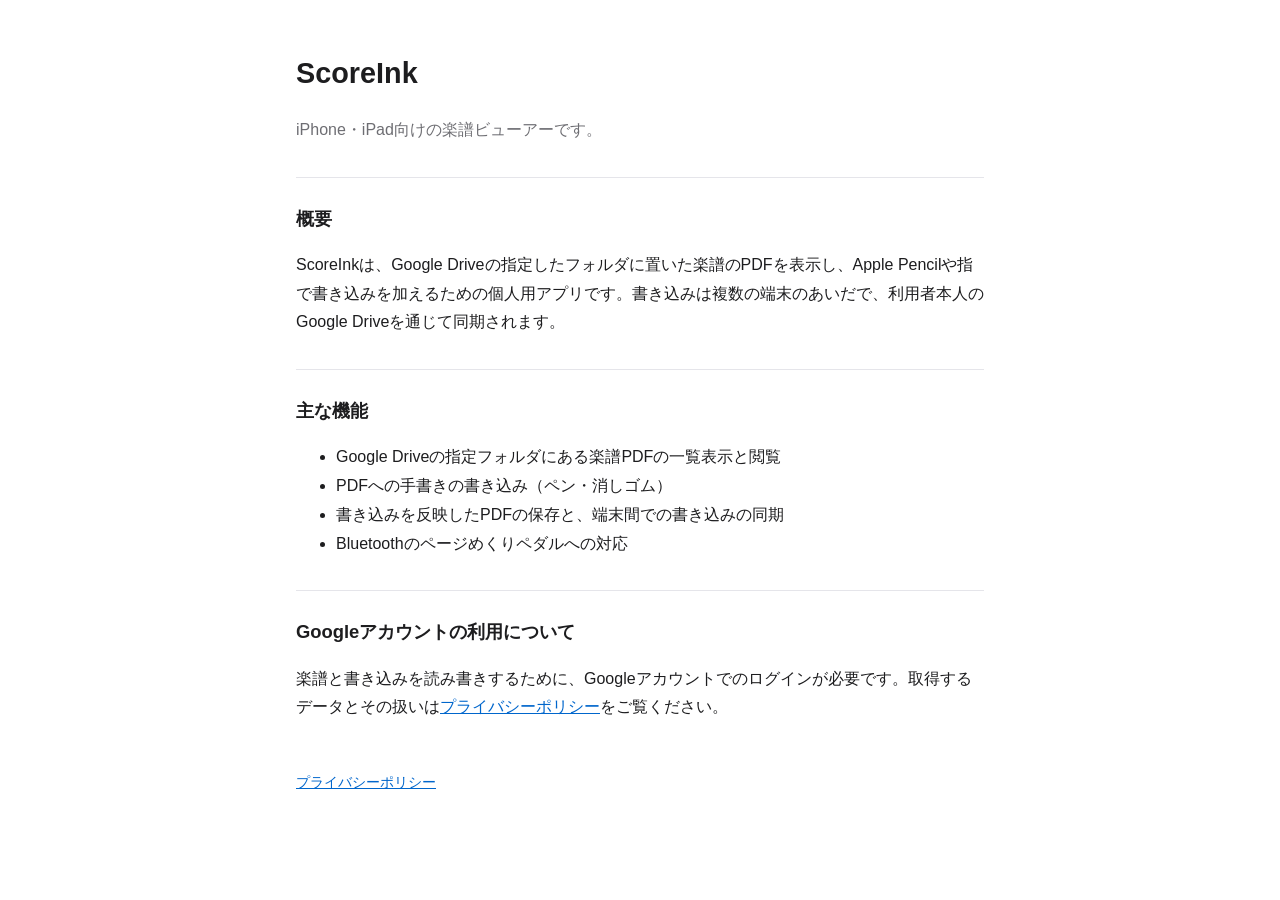
<file: index.html>
<!doctype html>
<html lang="ja">
<head>
<meta charset="utf-8">
<meta name="viewport" content="width=device-width, initial-scale=1">
<title>ScoreInk</title>
<link rel="stylesheet" href="style.css">
</head>
<body>
<main>
<h1>ScoreInk</h1>
<p class="lead">iPhone・iPad向けの楽譜ビューアーです。</p>

<h2>概要</h2>
<p>ScoreInkは、Google Driveの指定したフォルダに置いた楽譜のPDFを表示し、Apple Pencilや指で書き込みを加えるための個人用アプリです。書き込みは複数の端末のあいだで、利用者本人のGoogle Driveを通じて同期されます。</p>

<h2>主な機能</h2>
<ul>
<li>Google Driveの指定フォルダにある楽譜PDFの一覧表示と閲覧</li>
<li>PDFへの手書きの書き込み（ペン・消しゴム）</li>
<li>書き込みを反映したPDFの保存と、端末間での書き込みの同期</li>
<li>Bluetoothのページめくりペダルへの対応</li>
</ul>

<h2>Googleアカウントの利用について</h2>
<p>楽譜と書き込みを読み書きするために、Googleアカウントでのログインが必要です。取得するデータとその扱いは<a href="privacy.html">プライバシーポリシー</a>をご覧ください。</p>

<footer>
<p><a href="privacy.html">プライバシーポリシー</a></p>
</footer>
</main>
</body>
</html>
</file>
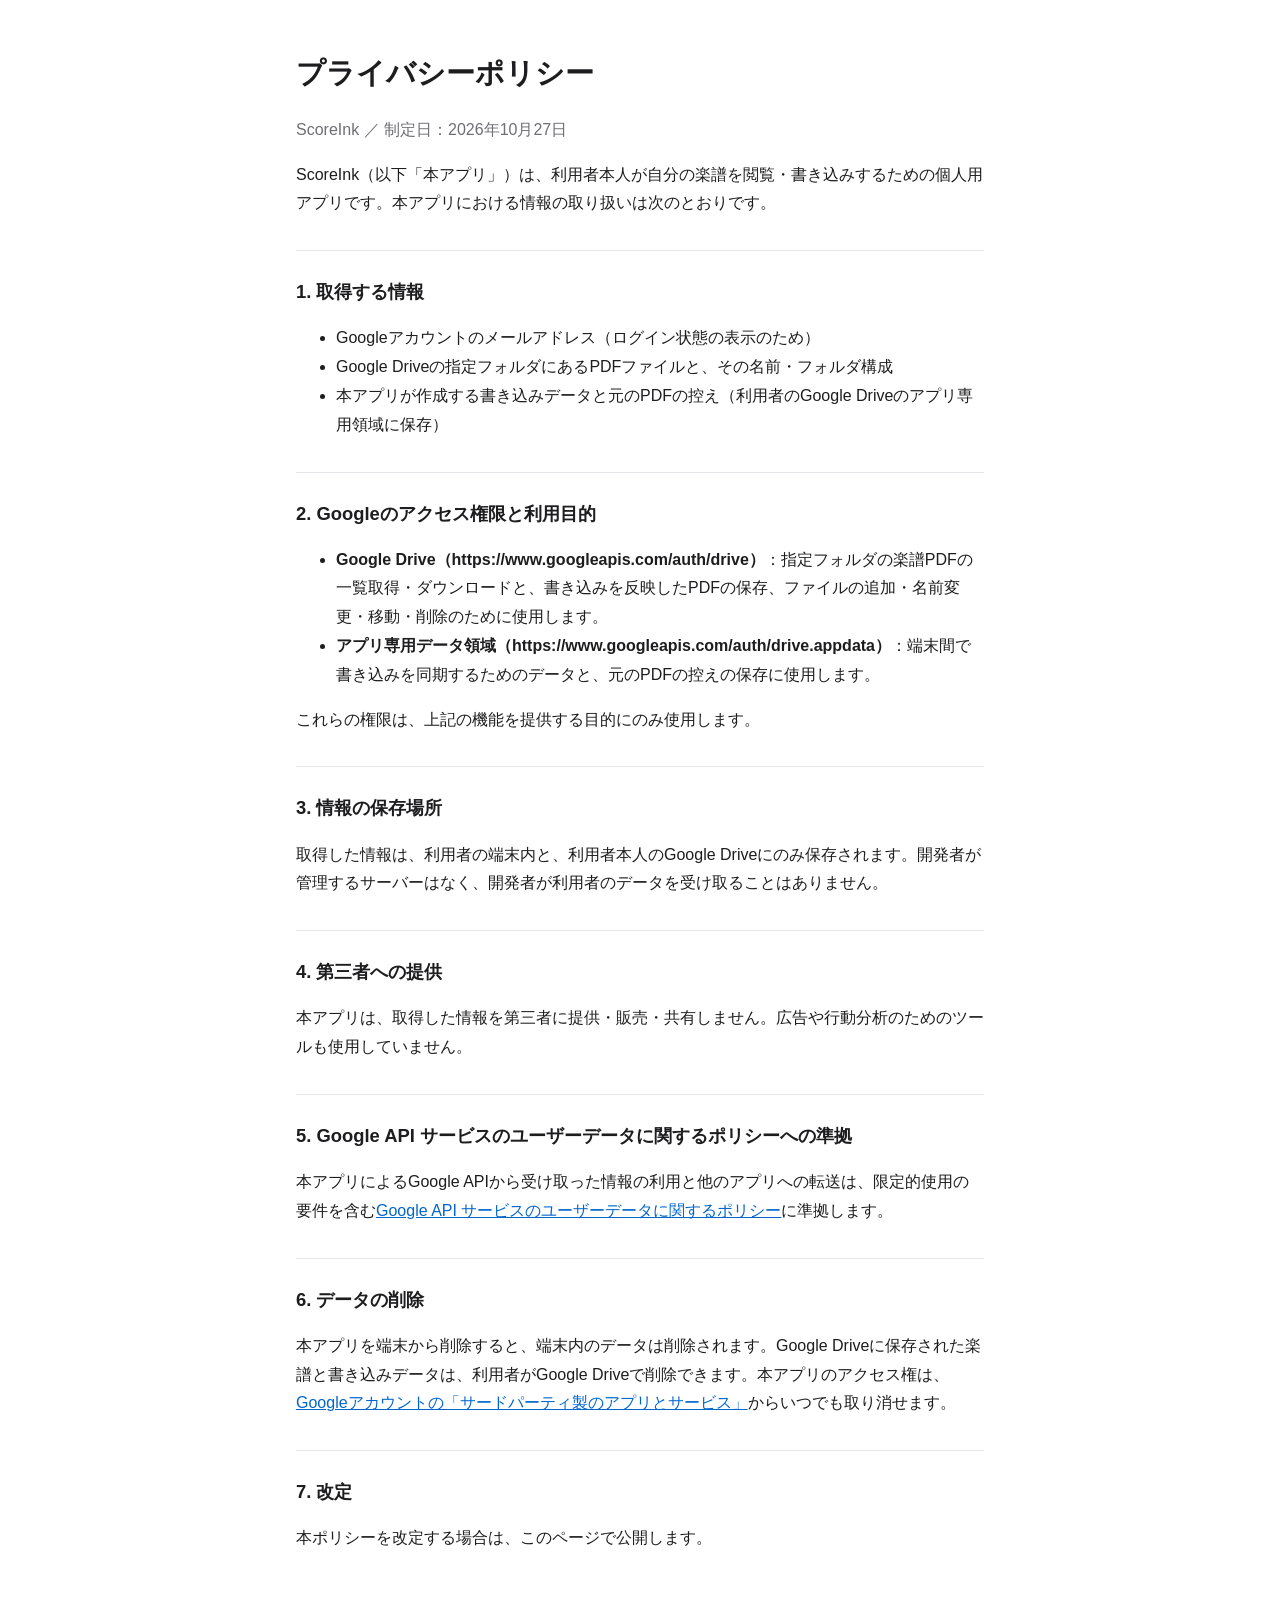
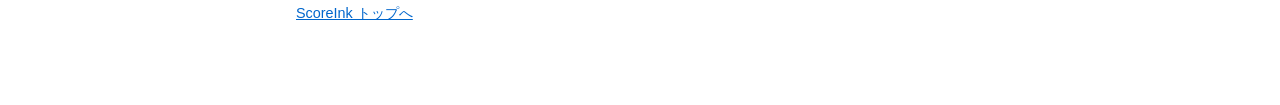
<file: privacy.html>
<!doctype html>
<html lang="ja">
<head>
<meta charset="utf-8">
<meta name="viewport" content="width=device-width, initial-scale=1">
<title>ScoreInk プライバシーポリシー</title>
<link rel="stylesheet" href="style.css">
</head>
<body>
<main>
<h1>プライバシーポリシー</h1>
<p class="meta">ScoreInk ／ 制定日：2026年10月27日</p>

<p>ScoreInk（以下「本アプリ」）は、利用者本人が自分の楽譜を閲覧・書き込みするための個人用アプリです。本アプリにおける情報の取り扱いは次のとおりです。</p>

<h2>1. 取得する情報</h2>
<ul>
<li>Googleアカウントのメールアドレス（ログイン状態の表示のため）</li>
<li>Google Driveの指定フォルダにあるPDFファイルと、その名前・フォルダ構成</li>
<li>本アプリが作成する書き込みデータと元のPDFの控え（利用者のGoogle Driveのアプリ専用領域に保存）</li>
</ul>

<h2>2. Googleのアクセス権限と利用目的</h2>
<ul>
<li><strong>Google Drive（https://www.googleapis.com/auth/drive）</strong>：指定フォルダの楽譜PDFの一覧取得・ダウンロードと、書き込みを反映したPDFの保存、ファイルの追加・名前変更・移動・削除のために使用します。</li>
<li><strong>アプリ専用データ領域（https://www.googleapis.com/auth/drive.appdata）</strong>：端末間で書き込みを同期するためのデータと、元のPDFの控えの保存に使用します。</li>
</ul>
<p>これらの権限は、上記の機能を提供する目的にのみ使用します。</p>

<h2>3. 情報の保存場所</h2>
<p>取得した情報は、利用者の端末内と、利用者本人のGoogle Driveにのみ保存されます。開発者が管理するサーバーはなく、開発者が利用者のデータを受け取ることはありません。</p>

<h2>4. 第三者への提供</h2>
<p>本アプリは、取得した情報を第三者に提供・販売・共有しません。広告や行動分析のためのツールも使用していません。</p>

<h2>5. Google API サービスのユーザーデータに関するポリシーへの準拠</h2>
<p>本アプリによるGoogle APIから受け取った情報の利用と他のアプリへの転送は、限定的使用の要件を含む<a href="https://developers.google.com/terms/api-services-user-data-policy">Google API サービスのユーザーデータに関するポリシー</a>に準拠します。</p>

<h2>6. データの削除</h2>
<p>本アプリを端末から削除すると、端末内のデータは削除されます。Google Driveに保存された楽譜と書き込みデータは、利用者がGoogle Driveで削除できます。本アプリのアクセス権は、<a href="https://myaccount.google.com/permissions">Googleアカウントの「サードパーティ製のアプリとサービス」</a>からいつでも取り消せます。</p>

<h2>7. 改定</h2>
<p>本ポリシーを改定する場合は、このページで公開します。</p>

<footer>
<p><a href="index.html">ScoreInk トップへ</a></p>
</footer>
</main>
</body>
</html>
</file>
<file: style.css>
:root { --bg:#ffffff; --fg:#1d1d1f; --muted:#6e6e73; --line:#e5e5ea; --link:#0066cc; }
@media (prefers-color-scheme: dark) { :root { --bg:#111113; --fg:#f5f5f7; --muted:#a1a1a6; --line:#2c2c2e; --link:#4da3ff; } }
* { box-sizing: border-box; }
body { margin:0; background:var(--bg); color:var(--fg); font-family:-apple-system,BlinkMacSystemFont,"Hiragino Sans","Noto Sans JP",sans-serif; line-height:1.8; }
main { max-width:720px; margin:0 auto; padding:48px 16px 64px; }
h1 { font-size:1.8rem; margin:0 0 8px; }
h2 { font-size:1.15rem; margin:32px 0 8px; border-top:1px solid var(--line); padding-top:24px; }
p, li { color:var(--fg); }
.lead, .meta, footer { color:var(--muted); }
a { color:var(--link); }
footer { margin-top:48px; font-size:.9rem; }
</file>
